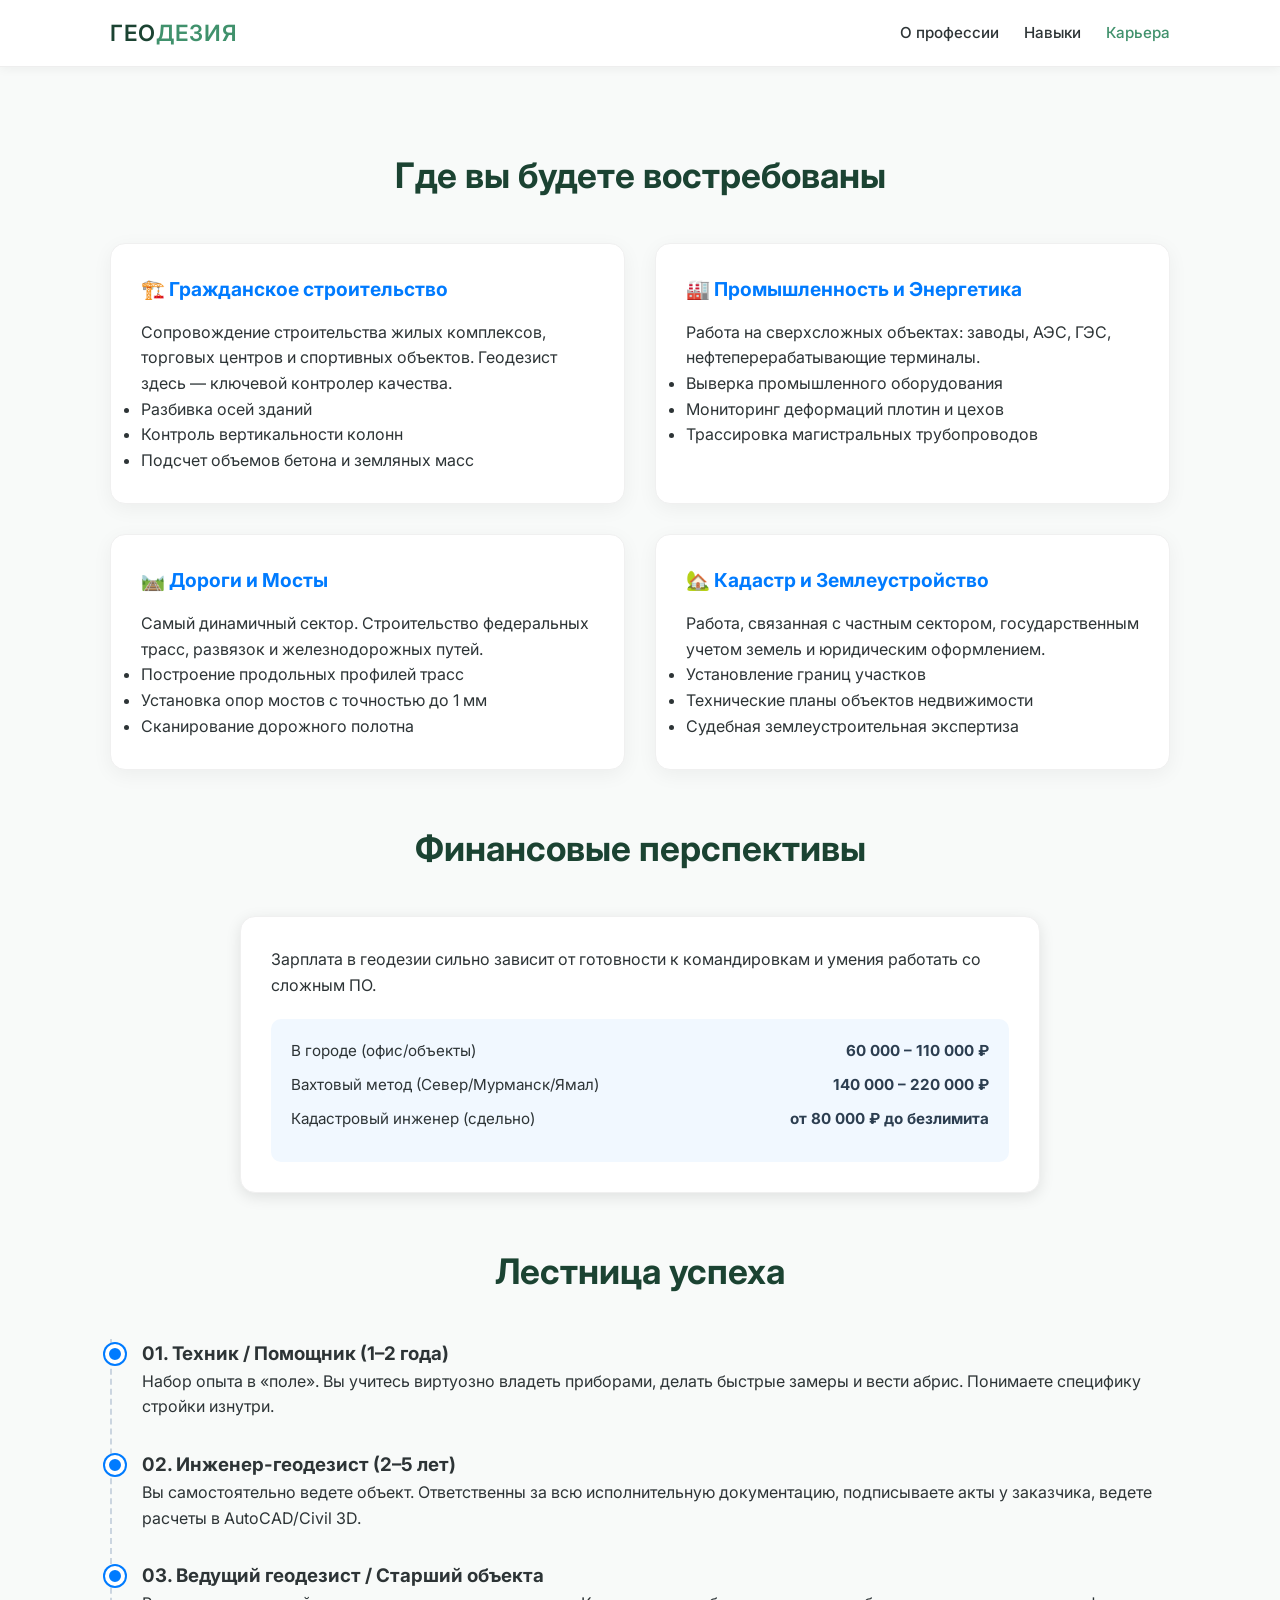
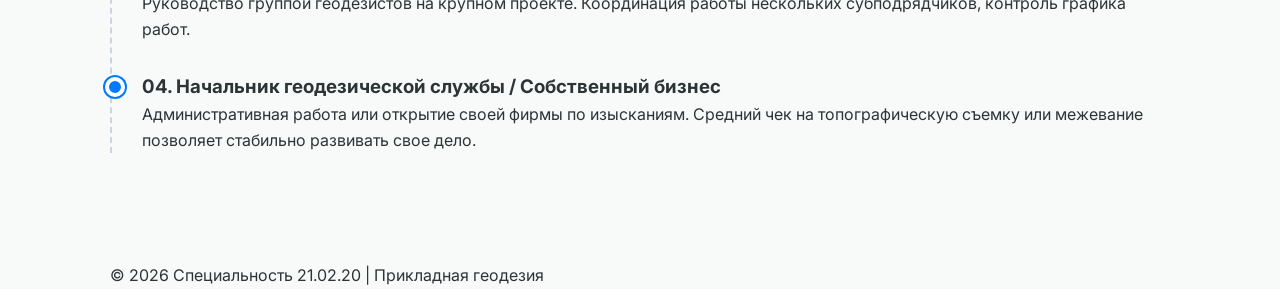
<file: career.html>
<!DOCTYPE html>
<html lang="ru">
<head>
    <meta charset="UTF-8">
    <meta name="viewport" content="width=device-width, initial-scale=1.0">
    <title>Карьера в геодезии | Твоё будущее</title>
    <link rel="stylesheet" href="style.css">
    <link href="https://fonts.googleapis.com/css2?family=Inter:wght@300;400;600&display=swap" rel="stylesheet">
    <style>
        /* Дополнительные стили для детальной карьеры */
        .career-detail-grid {
            display: grid;
            grid-template-columns: 1fr 1fr;
            gap: 30px;
            margin-bottom: 50px;
        }
        .career-card {
            background: #fff;
            padding: 30px;
            border-radius: 15px;
            box-shadow: 0 5px 20px rgba(0,0,0,0.05);
        }
        .career-card h4 {
            color: #007bff;
            margin-bottom: 15px;
            font-size: 1.2rem;
        }
        .salary-info {
            background: #f1f8ff;
            padding: 20px;
            border-radius: 10px;
            margin-top: 15px;
        }
        .salary-row {
            display: flex;
            justify-content: space-between;
            margin-bottom: 10px;
            font-size: 0.95rem;
        }
        .salary-row b { color: #2c3e50; }
        
        .steps-vertical {
            margin-top: 40px;
            position: relative;
            padding-left: 30px;
            border-left: 2px dashed #cbd5e0;
        }
        .step-v {
            margin-bottom: 30px;
            position: relative;
        }
        .step-v::before {
            content: '';
            position: absolute;
            left: -37px;
            top: 5px;
            width: 12px;
            height: 12px;
            background: #007bff;
            border-radius: 50%;
            border: 4px solid #fff;
            box-shadow: 0 0 0 2px #007bff;
        }
        
        @media (max-width: 768px) {
            .career-detail-grid { grid-template-columns: 1fr; }
        }
    </style>
</head>
<body>
    <header>
        <nav class="container">
            <div class="logo">ГЕО<span>ДЕЗИЯ</span></div>
            <ul>
                <li><a href="index.html">О профессии</a></li>
                <li><a href="skills.html">Навыки</a></li>
                <li><a href="career.html" class="active">Карьера</a></li>
            </ul>
        </nav>
    </header>

    <main class="container">
        <section class="section">
            <h2 class="section-title">Где вы будете востребованы</h2>
            
            <div class="career-detail-grid">
                <div class="career-card">
                    <h4>🏗️ Гражданское строительство</h4>
                    <p>Сопровождение строительства жилых комплексов, торговых центров и спортивных объектов. Геодезист здесь — ключевой контролер качества.</p>
                    <ul class="styled-list">
                        <li>Разбивка осей зданий</li>
                        <li>Контроль вертикальности колонн</li>
                        <li>Подсчет объемов бетона и земляных масс</li>
                    </ul>
                </div>

                <div class="career-card">
                    <h4>🏭 Промышленность и Энергетика</h4>
                    <p>Работа на сверхсложных объектах: заводы, АЭС, ГЭС, нефтеперерабатывающие терминалы.</p>
                    <ul class="styled-list">
                        <li>Выверка промышленного оборудования</li>
                        <li>Мониторинг деформаций плотин и цехов</li>
                        <li>Трассировка магистральных трубопроводов</li>
                    </ul>
                </div>

                <div class="career-card">
                    <h4>🛤️ Дороги и Мосты</h4>
                    <p>Самый динамичный сектор. Строительство федеральных трасс, развязок и железнодорожных путей.</p>
                    <ul class="styled-list">
                        <li>Построение продольных профилей трасс</li>
                        <li>Установка опор мостов с точностью до 1 мм</li>
                        <li>Сканирование дорожного полотна</li>
                    </ul>
                </div>

                <div class="career-card">
                    <h4>🏡 Кадастр и Землеустройство</h4>
                    <p>Работа, связанная с частным сектором, государственным учетом земель и юридическим оформлением.</p>
                    <ul class="styled-list">
                        <li>Установление границ участков</li>
                        <li>Технические планы объектов недвижимости</li>
                        <li>Судебная землеустроительная экспертиза</li>
                    </ul>
                </div>
            </div>

            <h2 class="section-title">Финансовые перспективы</h2>
            <div class="career-item highlight" style="max-width: 800px; margin: 0 auto 50px;">
                <p style="margin-bottom: 20px;">Зарплата в геодезии сильно зависит от готовности к командировкам и умения работать со сложным ПО.</p>
                <div class="salary-info">
                    <div class="salary-row"><span>В городе (офис/объекты)</span> <b>60 000 – 110 000 ₽</b></div>
                    <div class="salary-row"><span>Вахтовый метод (Север/Мурманск/Ямал)</span> <b>140 000 – 220 000 ₽</b></div>
                    <div class="salary-row"><span>Кадастровый инженер (сдельно)</span> <b>от 80 000 ₽ до безлимита</b></div>
                </div>
            </div>

            <h2 class="section-title">Лестница успеха</h2>
            <div class="steps-vertical">
                <div class="step-v">
                    <h3>01. Техник / Помощник (1–2 года)</h3>
                    <p>Набор опыта в «поле». Вы учитесь виртуозно владеть приборами, делать быстрые замеры и вести абрис. Понимаете специфику стройки изнутри.</p>
                </div>
                <div class="step-v">
                    <h3>02. Инженер-геодезист (2–5 лет)</h3>
                    <p>Вы самостоятельно ведете объект. Ответственны за всю исполнительную документацию, подписываете акты у заказчика, ведете расчеты в AutoCAD/Civil 3D.</p>
                </div>
                <div class="step-v">
                    <h3>03. Ведущий геодезист / Старший объекта</h3>
                    <p>Руководство группой геодезистов на крупном проекте. Координация работы нескольких субподрядчиков, контроль графика работ.</p>
                </div>
                <div class="step-v">
                    <h3>04. Начальник геодезической службы / Собственный бизнес</h3>
                    <p>Административная работа или открытие своей фирмы по изысканиям. Средний чек на топографическую съемку или межевание позволяет стабильно развивать свое дело.</p>
                </div>
            </div>
        </section>
    </main>

    <footer>
        <div class="container">
            <p>&copy; 2026 Специальность 21.02.20 | Прикладная геодезия</p>
        </div>
    </footer>
</body>
</html>
</file>
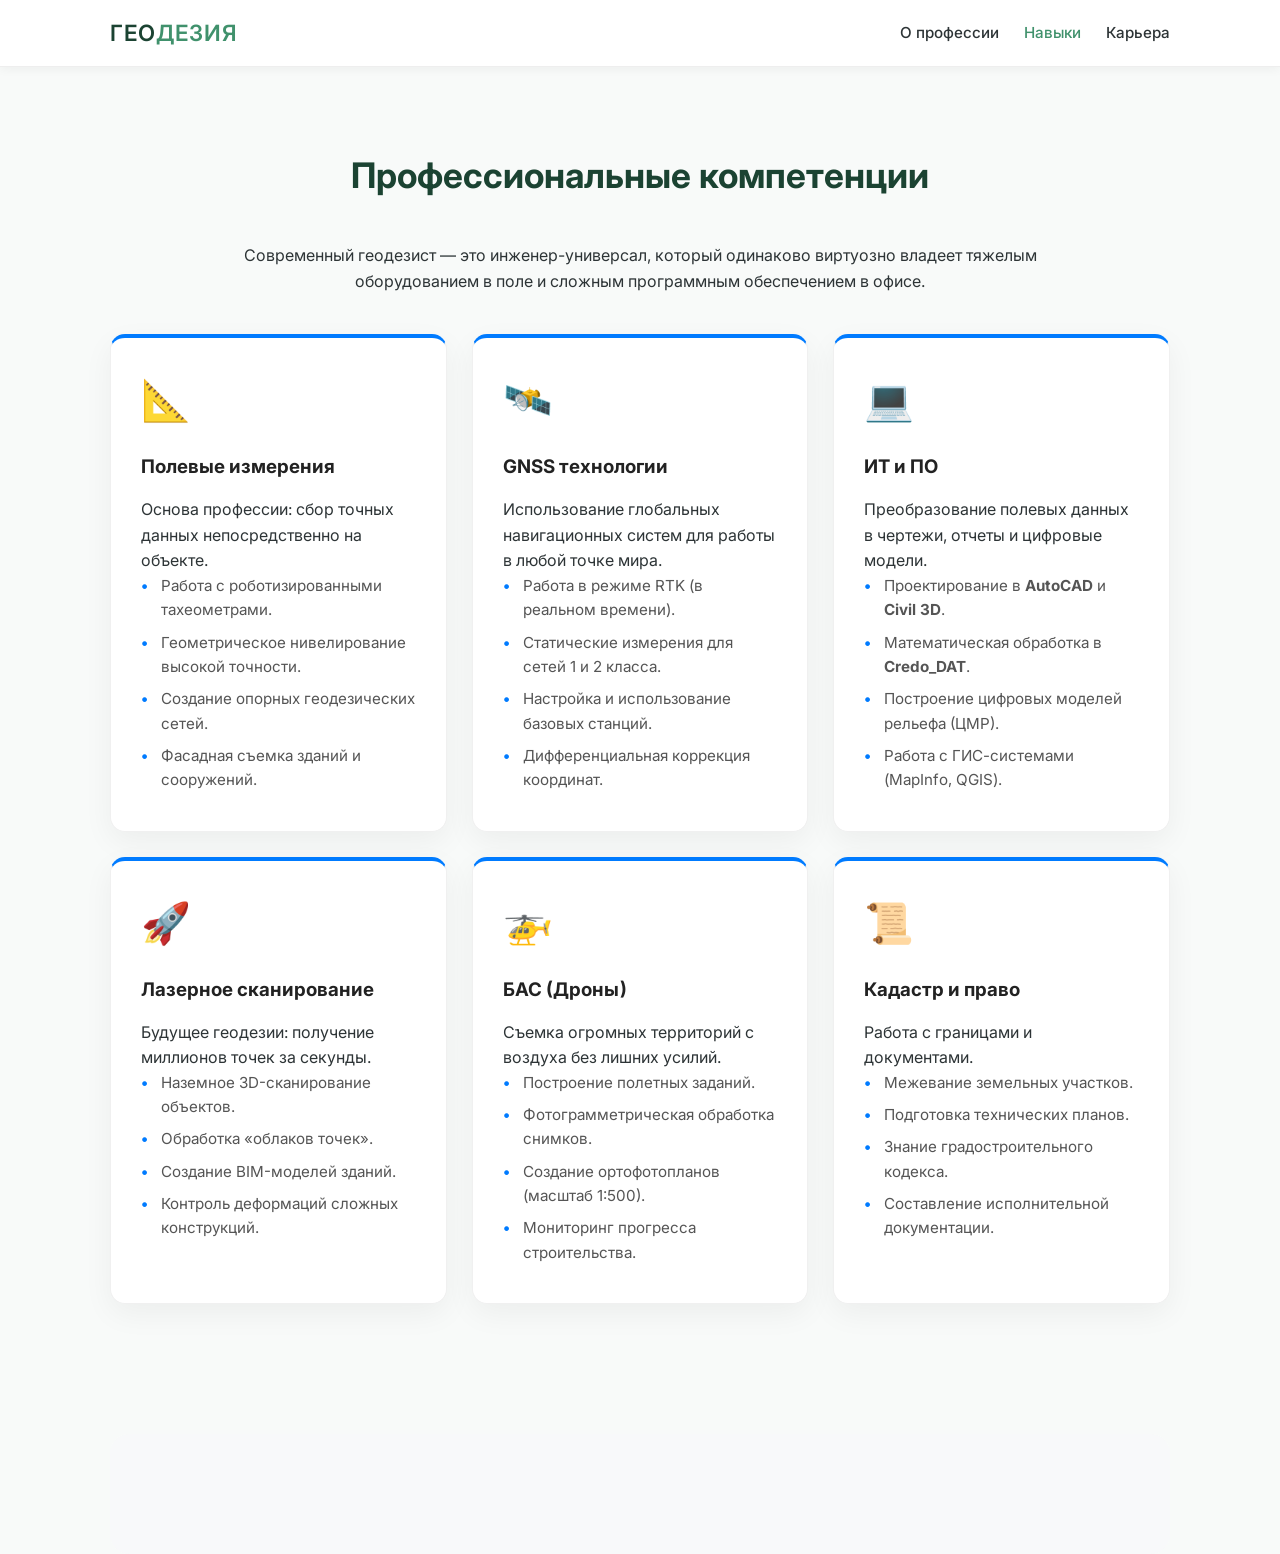
<file: skills.html>
<!DOCTYPE html>
<html lang="ru">
<head>
    <meta charset="UTF-8">
    <meta name="viewport" content="width=device-width, initial-scale=1.0">
    <title>Навыки и Инструменты | Прикладная геодезия</title>
    <link rel="stylesheet" href="style.css">
    <link href="https://fonts.googleapis.com/css2?family=Inter:wght@300;400;600&display=swap" rel="stylesheet">
    <style>
        /* Дополнительные стили для подробного описания */
        .skills-grid {
            display: grid;
            grid-template-columns: repeat(auto-fit, minmax(300px, 1fr));
            gap: 25px;
            margin-top: 40px;
        }
        .skill-card {
            background: #fff;
            padding: 30px;
            border-radius: 15px;
            box-shadow: 0 10px 30px rgba(0,0,0,0.05);
            transition: transform 0.3s ease;
            border-top: 4px solid #007bff;
        }
        .skill-card:hover {
            transform: translateY(-10px);
        }
        .skill-icon {
            font-size: 40px;
            margin-bottom: 20px;
            display: block;
        }
        .skill-card h3 {
            margin-bottom: 15px;
            color: #222;
        }
        .skill-card ul {
            list-style: none;
            padding: 0;
        }
        .skill-card ul li {
            position: relative;
            padding-left: 20px;
            margin-bottom: 8px;
            font-size: 0.95rem;
            color: #555;
        }
        .skill-card ul li::before {
            content: "•";
            color: #007bff;
            font-weight: bold;
            position: absolute;
            left: 0;
        }
        .detailed-section {
            background: #f8f9fa;
            padding: 60px 0;
            margin-top: 50px;
            border-radius: 20px;
        }
    </style>
</head>
<body>
    <header>
        <nav class="container">
            <div class="logo">ГЕО<span>ДЕЗИЯ</span></div>
            <ul>
                <li><a href="index.html">О профессии</a></li>
                <li><a href="skills.html" class="active">Навыки</a></li>
                <li><a href="career.html">Карьера</a></li>
            </ul>
        </nav>
    </header>

    <main class="container">
        <section class="section">
            <h2 class="section-title">Профессиональные компетенции</h2>
            <p style="text-align: center; max-width: 800px; margin: 0 auto;">Современный геодезист — это инженер-универсал, который одинаково виртуозно владеет тяжелым оборудованием в поле и сложным программным обеспечением в офисе.</p>
            
            <div class="skills-grid">
                <div class="skill-card">
                    <div class="skill-icon">📐</div>
                    <h3>Полевые измерения</h3>
                    <p>Основа профессии: сбор точных данных непосредственно на объекте.</p>
                    <ul>
                        <li>Работа с роботизированными тахеометрами.</li>
                        <li>Геометрическое нивелирование высокой точности.</li>
                        <li>Создание опорных геодезических сетей.</li>
                        <li>Фасадная съемка зданий и сооружений.</li>
                    </ul>
                </div>

                <div class="skill-card">
                    <div class="skill-icon">🛰️</div>
                    <h3>GNSS технологии</h3>
                    <p>Использование глобальных навигационных систем для работы в любой точке мира.</p>
                    <ul>
                        <li>Работа в режиме RTK (в реальном времени).</li>
                        <li>Статические измерения для сетей 1 и 2 класса.</li>
                        <li>Настройка и использование базовых станций.</li>
                        <li>Дифференциальная коррекция координат.</li>
                    </ul>
                </div>

                <div class="skill-card">
                    <div class="skill-icon">💻</div>
                    <h3>ИТ и ПО</h3>
                    <p>Преобразование полевых данных в чертежи, отчеты и цифровые модели.</p>
                    <ul>
                        <li>Проектирование в <b>AutoCAD</b> и <b>Civil 3D</b>.</li>
                        <li>Математическая обработка в <b>Credo_DAT</b>.</li>
                        <li>Построение цифровых моделей рельефа (ЦМР).</li>
                        <li>Работа с ГИС-системами (MapInfo, QGIS).</li>
                    </ul>
                </div>

                <div class="skill-card">
                    <div class="skill-icon">🚀</div>
                    <h3>Лазерное сканирование</h3>
                    <p>Будущее геодезии: получение миллионов точек за секунды.</p>
                    <ul>
                        <li>Наземное 3D-сканирование объектов.</li>
                        <li>Обработка «облаков точек».</li>
                        <li>Создание BIM-моделей зданий.</li>
                        <li>Контроль деформаций сложных конструкций.</li>
                    </ul>
                </div>

                <div class="skill-card">
                    <div class="skill-icon">🚁</div>
                    <h3>БАС (Дроны)</h3>
                    <p>Съемка огромных территорий с воздуха без лишних усилий.</p>
                    <ul>
                        <li>Построение полетных заданий.</li>
                        <li>Фотограмметрическая обработка снимков.</li>
                        <li>Создание ортофотопланов (масштаб 1:500).</li>
                        <li>Мониторинг прогресса строительства.</li>
                    </ul>
                </div>

                <div class="skill-card">
                    <div class="skill-icon">📜</div>
                    <h3>Кадастр и право</h3>
                    <p>Работа с границами и документами.</p>
                    <ul>
                        <li>Межевание земельных участков.</li>
                        <li>Подготовка технических планов.</li>
                        <li>Знание градостроительного кодекса.</li>
                        <li>Составление исполнительной документации.</li>
                    </ul>
                </div>
            </div>
        </section>

        <section class="detailed-section">
            <div class="container">
</file>
<file: style.css>
/* --- 1. ПЕРЕМЕННЫЕ И ОБЩИЕ СТИЛИ --- */
:root {
    --primary: #1b4332;      /* Темно-хвойный */
    --accent: #40916c;       /* Оливковый */
    --accent-hover: #52b788; /* Светло-зеленый */
    --light-bg: #f8faf9;     /* Фон страницы */
    --white: #ffffff;
    --text-main: #2d3436;
    --text-muted: #6b7a74;
    --shadow: 0 4px 15px rgba(0, 0, 0, 0.1);
    --transition: 0.3s ease;
}

* {
    box-sizing: border-box;
    margin: 0;
    padding: 0;
}

body {
    font-family: 'Inter', sans-serif;
    background-color: var(--light-bg);
    color: var(--text-main);
    line-height: 1.6;
    overflow-x: hidden; /* Защита от горизонтального скролла */
}

.container {
    max-width: 1100px;
    margin: 0 auto;
    padding: 0 20px;
}

/* --- 2. НАВИГАЦИЯ --- */
header {
    background-color: var(--white);
    padding: 15px 0;
    border-bottom: 1px solid #eee;
    position: sticky;
    top: 0;
    z-index: 1000;
    box-shadow: 0 2px 10px rgba(0,0,0,0.05);
}

nav {
    display: flex;
    justify-content: space-between;
    align-items: center;
}

.logo {
    font-weight: 600;
    font-size: 1.4rem;
    color: var(--primary);
    text-transform: uppercase;
    letter-spacing: 1px;
}

.logo span { color: var(--accent); }

nav ul {
    display: flex;
    list-style: none;
    gap: 25px;
}

nav a {
    text-decoration: none;
    color: var(--text-main);
    font-size: 0.95rem;
    font-weight: 500;
    transition: var(--transition);
}

nav a:hover, nav a.active {
    color: var(--accent);
}

/* --- 3. HERO БЛОК --- */
.hero {
    background: linear-gradient(135deg, rgba(27, 67, 50, 0.85), rgba(64, 145, 108, 0.75)), 
                url('https://images.unsplash.com/photo-1504307651254-35680f356dfd?auto=format&fit=crop&q=80&w=1200');
    background-size: cover;
    background-position: center;
    padding: 120px 20px;
    color: var(--white);
    text-align: center;
}

.hero h1 {
    font-size: 3.2rem;
    margin: 20px 0;
    line-height: 1.1;
}

.btn-primary {
    display: inline-block;
    background: var(--white);
    color: var(--primary);
    padding: 14px 35px;
    border-radius: 8px;
    text-decoration: none;
    font-weight: 600;
    transition: var(--transition);
    box-shadow: 0 4px 10px rgba(0,0,0,0.2);
}

.btn-primary:hover {
    background: var(--accent);
    color: var(--white);
    transform: translateY(-2px);
}

/* --- 4. СЕКЦИИ И СЕТКИ --- */
.section { padding: 80px 0; }

.section-title {
    text-align: center;
    font-size: 2.2rem;
    margin-bottom: 40px;
    color: var(--primary);
}

/* Универсальная сетка */
.grid-text, .career-grid, .skills-grid, .career-detail-grid {
    display: grid;
    grid-template-columns: repeat(auto-fit, minmax(300px, 1fr));
    gap: 30px;
}

/* Карточки */
.skill-card, .career-item, .career-card {
    background: var(--white);
    padding: 30px;
    border-radius: 15px;
    box-shadow: var(--shadow);
    transition: var(--transition);
    border: 1px solid #f0f0f0;
}

.skill-card:hover, .career-item:hover {
    transform: translateY(-5px);
    box-shadow: 0 8px 25px rgba(0,0,0,0.1);
}

/* Зарплатные плашки */
.salary-badge {
    background: #f0f7f4;
    color: var(--primary);
    border: 2px solid var(--primary);
    padding: 12px;
    border-radius: 10px;
    font-weight: 700;
    margin-top: 15px;
    text-align: center;
}

/* --- 5. ВИДЕО --- */
.video-container {
    margin: 40px auto;
    width: 100%;
    max-width: 1000px;
    border-radius: 16px;
    overflow: hidden;
    box-shadow: 0 15px 35px rgba(0,0,0,0.2);
    background: #000;
}

video {
    width: 100%;
    display: block;
}

/* --- 6. КАРЬЕРНАЯ ЛЕСТНИЦА --- */
.steps-vertical {
    margin-top: 40px;
    padding-left: 40px;
    border-left: 2px dashed var(--accent);
}

.step-v {
    position: relative;
    margin-bottom: 40px;
}

.step-v::before {
    content: '';
    position: absolute;
    left: -48px;
    top: 5px;
    width: 16px;
    height: 16px;
    background: var(--accent);
    border-radius: 50%;
    border: 4px solid var(--white);
    box-shadow: 0 0 0 2px var(--accent);
}
/* --- 7. ПОЛНАЯ АДАПТИВНОСТЬ (Smartphones & Tablets) --- */

@media (max-width: 768px) {
    /* Навигация */
    nav {
        flex-direction: column;
        text-align: center;
        gap: 15px;
    }

    nav ul {
        gap: 10px;
        flex-wrap: wrap;
        justify-content: center;
        background: #f1f3f2; /* Легкая подложка для меню на мобилках */
        padding: 10px;
        border-radius: 10px;
        width: 100%;
    }

    nav a {
        padding: 8px 12px;
        display: inline-block;
        font-size: 0.9rem;
    }

    /* Hero секция */
    .hero {
        padding: 50px 15px;
    }
    
    .hero h1 {
        font-size: 1.8rem; /* Оптимально для iPhone SE/Mini */
        letter-spacing: 0;
    }

    .hero p {
        font-size: 1rem;
    }

    /* Секции */
    .section {
        padding: 40px 0;
    }

    .section-title {
        font-size: 1.5rem;
        margin-bottom: 25px;
    }

    /* Сетки: жестко в одну колонку */
    .grid-text, 
    .career-grid, 
    .skills-grid, 
    .career-detail-grid {
        grid-template-columns: 1fr !important;
        gap: 15px;
    }

    /* Карточки */
    .skill-card, .career-item, .career-card {
        padding: 20px;
    }

    /* Вертикальная лестница на Карьере */
    .steps-vertical {
        padding-left: 20px;
        margin-left: 15px;
    }

    .step-v {
        margin-bottom: 30px;
    }

    .step-v::before {
        left: -28px;
        width: 14px;
        height: 14px;
    }

    /* Кнопки и плашки */
    .btn-primary {
        width: 100%;
        padding: 16px;
        box-sizing: border-box;
    }

    .salary-badge {
        font-size: 0.9rem;
        padding: 10px;
    }

    /* Видео контейнер */
    .video-container {
        margin: 20px 0;
        border-radius: 10px;
    }
}

/* Дополнительная правка для сверхмалых экранов (до 380px) */
@media (max-width: 380px) {
    .logo {
        font-size: 1.1rem;
    }
    
    nav a {
        font-size: 0.8rem;
        padding: 5px;
    }

    .section-title {
        font-size: 1.3rem;
    }
}
</file>
